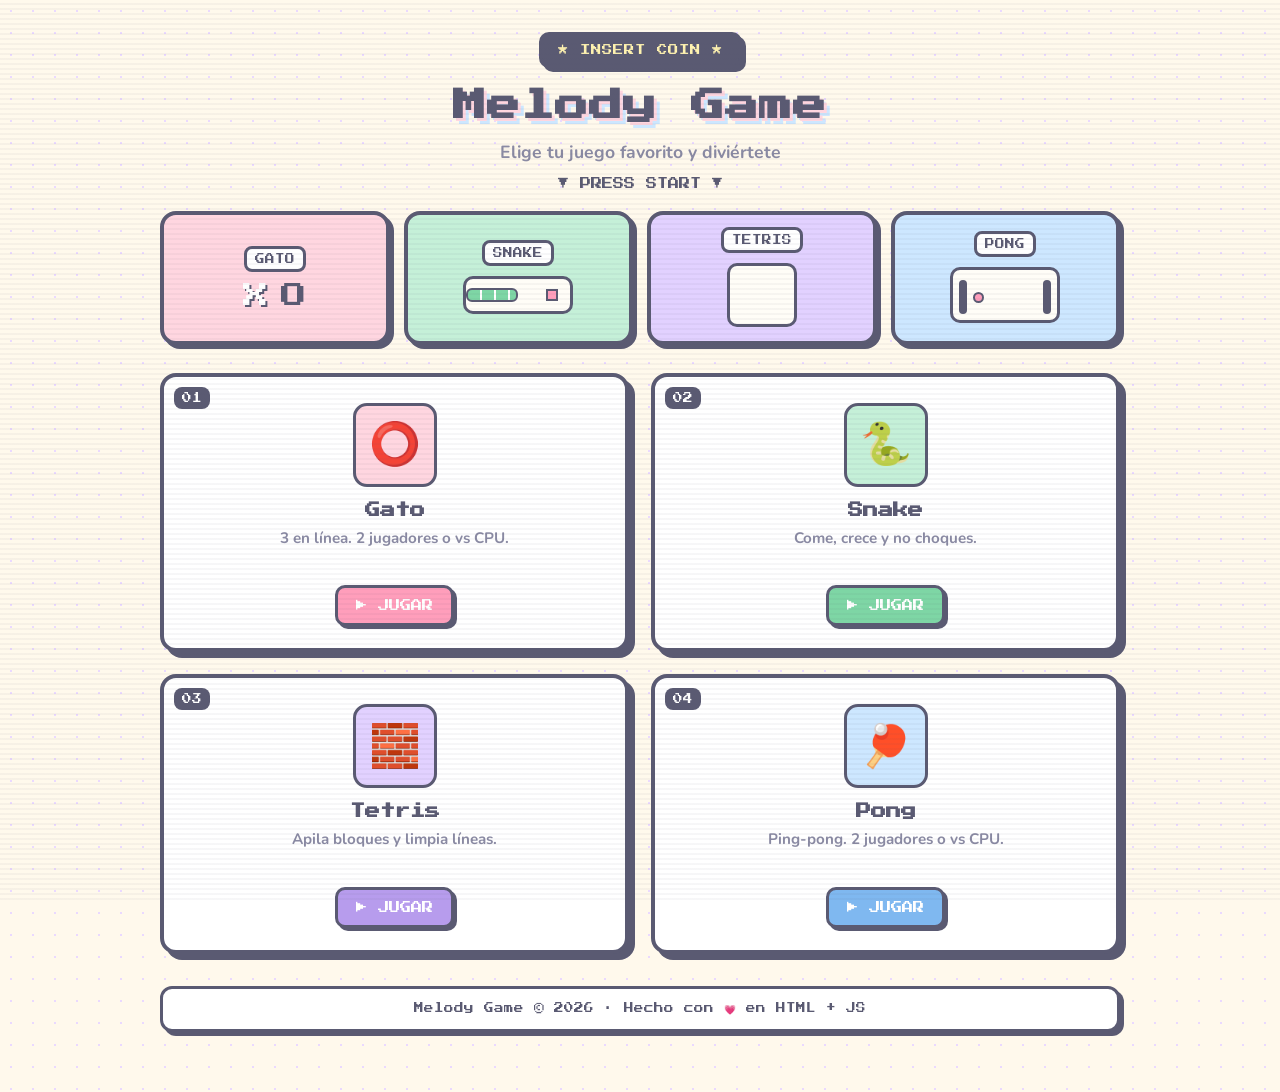
<file: index.html>
<!DOCTYPE html>
<html lang="es">
<head>
<meta charset="UTF-8">
<meta name="viewport" content="width=device-width, initial-scale=1.0">
<title>Melody Game</title>
<link rel="stylesheet" href="styles.css">
</head>
<body>
<div class="container">
  <header class="hero">
    <div class="pixel-badge">★ INSERT COIN ★</div>
    <h1>Melody Game</h1>
    <p class="subtitle">Elige tu juego favorito y diviértete</p>
    <p class="blink">▼ PRESS START ▼</p>
  </header>

  <section class="hero-anim" aria-label="Vista previa de juegos">
    <div class="mini rosa">
      <div class="mini-title">GATO</div>
      <div class="tictac"><span class="tx">X</span><span class="to">O</span></div>
    </div>
    <div class="mini menta">
      <div class="mini-title">SNAKE</div>
      <div class="snake-track"><div class="snake-body"></div><div class="apple"></div></div>
    </div>
    <div class="mini lila">
      <div class="mini-title">TETRIS</div>
      <div class="tetris-well"><div class="tetris-block"></div></div>
    </div>
    <div class="mini celeste">
      <div class="mini-title">PONG</div>
      <div class="pong-field"><div class="paddle left"></div><div class="pball"></div><div class="paddle right"></div></div>
    </div>
  </section>

  <main class="grid">
    <a class="card rosa" href="gato.html">
      <span class="level">01</span>
      <div class="emoji">⭕</div>
      <h2>Gato</h2>
      <p>3 en línea. 2 jugadores o vs CPU.</p>
      <span class="play">▶ JUGAR</span>
    </a>
    <a class="card menta" href="snake.html">
      <span class="level">02</span>
      <div class="emoji">🐍</div>
      <h2>Snake</h2>
      <p>Come, crece y no choques.</p>
      <span class="play">▶ JUGAR</span>
    </a>
    <a class="card lila" href="tetris.html">
      <span class="level">03</span>
      <div class="emoji">🧱</div>
      <h2>Tetris</h2>
      <p>Apila bloques y limpia líneas.</p>
      <span class="play">▶ JUGAR</span>
    </a>
    <a class="card celeste" href="pong.html">
      <span class="level">04</span>
      <div class="emoji">🏓</div>
      <h2>Pong</h2>
      <p>Ping-pong. 2 jugadores o vs CPU.</p>
      <span class="play">▶ JUGAR</span>
    </a>
  </main>

  <footer>Melody Game © 2026 · Hecho con 💗 en HTML + JS</footer>
</div>
</body>
</html>
</file>
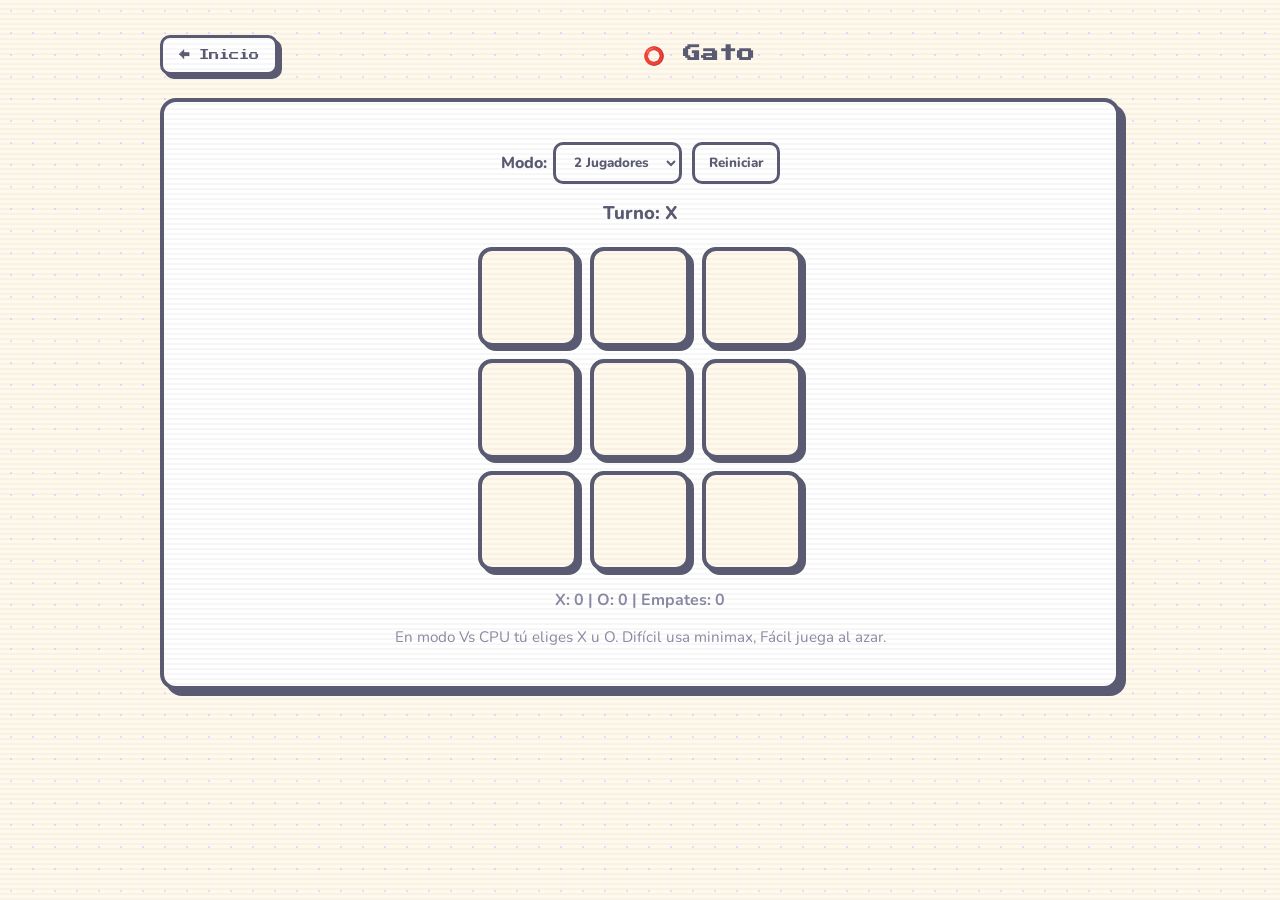
<file: gato.html>
<!DOCTYPE html>
<html lang="es">
<head>
<meta charset="UTF-8">
<meta name="viewport" content="width=device-width, initial-scale=1.0">
<title>Gato - Juegos Pastel</title>
<link rel="stylesheet" href="styles.css">
</head>
<body>
<div class="container">
  <div class="top-bar">
    <a class="btn secondary" href="index.html">← Inicio</a>
    <h1>⭕ Gato</h1>
    <span></span>
  </div>
  <div class="game-box">
    <div class="controls">
      <label>Modo:
        <select id="modo">
          <option value="2p">2 Jugadores</option>
          <option value="cpu">Vs CPU</option>
        </select>
      </label>
      <label id="labelDificultad" style="display:none">CPU:
        <select id="dificultad">
          <option value="facil">Fácil</option>
          <option value="dificil">Difícil</option>
        </select>
      </label>
      <label id="labelSimbolo" style="display:none">Juegas:
        <select id="simbolo">
          <option value="X">X</option>
          <option value="O">O</option>
        </select>
      </label>
      <button id="reiniciar">Reiniciar</button>
    </div>
    <div class="status" id="estado">Turno: X</div>
    <div id="tablero"></div>
    <p class="score" id="marcador">X: 0 | O: 0 | Empates: 0</p>
    <p class="hint">En modo Vs CPU tú eliges X u O. Difícil usa minimax, Fácil juega al azar.</p>
  </div>
</div>
<script src="gato.js"></script>
</body>
</html>
</file>
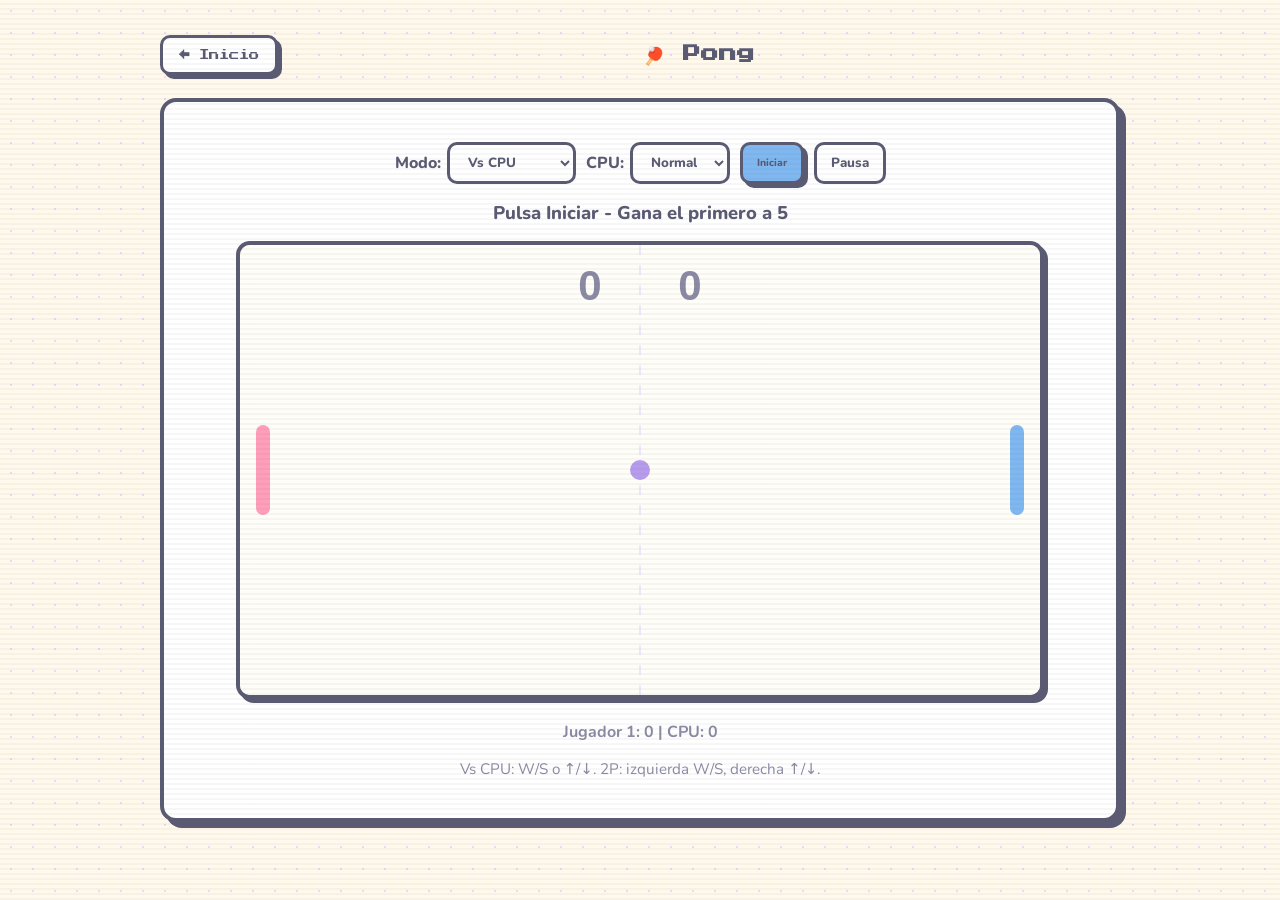
<file: pong.html>
<!DOCTYPE html>
<html lang="es">
<head>
<meta charset="UTF-8">
<meta name="viewport" content="width=device-width, initial-scale=1.0">
<title>Pong - Juegos Pastel</title>
<link rel="stylesheet" href="styles.css">
</head>
<body>
<div class="container">
  <div class="top-bar">
    <a class="btn secondary" href="index.html">← Inicio</a>
    <h1>🏓 Pong</h1>
    <span></span>
  </div>
  <div class="game-box">
    <div class="controls">
      <label>Modo:
        <select id="modo">
          <option value="cpu">Vs CPU</option>
          <option value="2p">2 Jugadores</option>
        </select>
      </label>
      <label id="labelDif">CPU:
        <select id="dificultad">
          <option value="facil">Fácil</option>
          <option value="normal" selected>Normal</option>
          <option value="dificil">Difícil</option>
        </select>
      </label>
      <button id="iniciar" class="btn celeste">Iniciar</button>
      <button id="pausa">Pausa</button>
    </div>
    <div class="status" id="estado">Pulsa Iniciar - Gana el primero a 5</div>
    <canvas id="juego" class="game" width="800" height="450"></canvas>
    <p class="score" id="puntos">Jugador 1: 0 | Jugador 2 / CPU: 0</p>
    <p class="hint">Vs CPU: W/S o ↑/↓. 2P: izquierda W/S, derecha ↑/↓.</p>
  </div>
</div>
<script src="pong.js"></script>
</body>
</html>
</file>
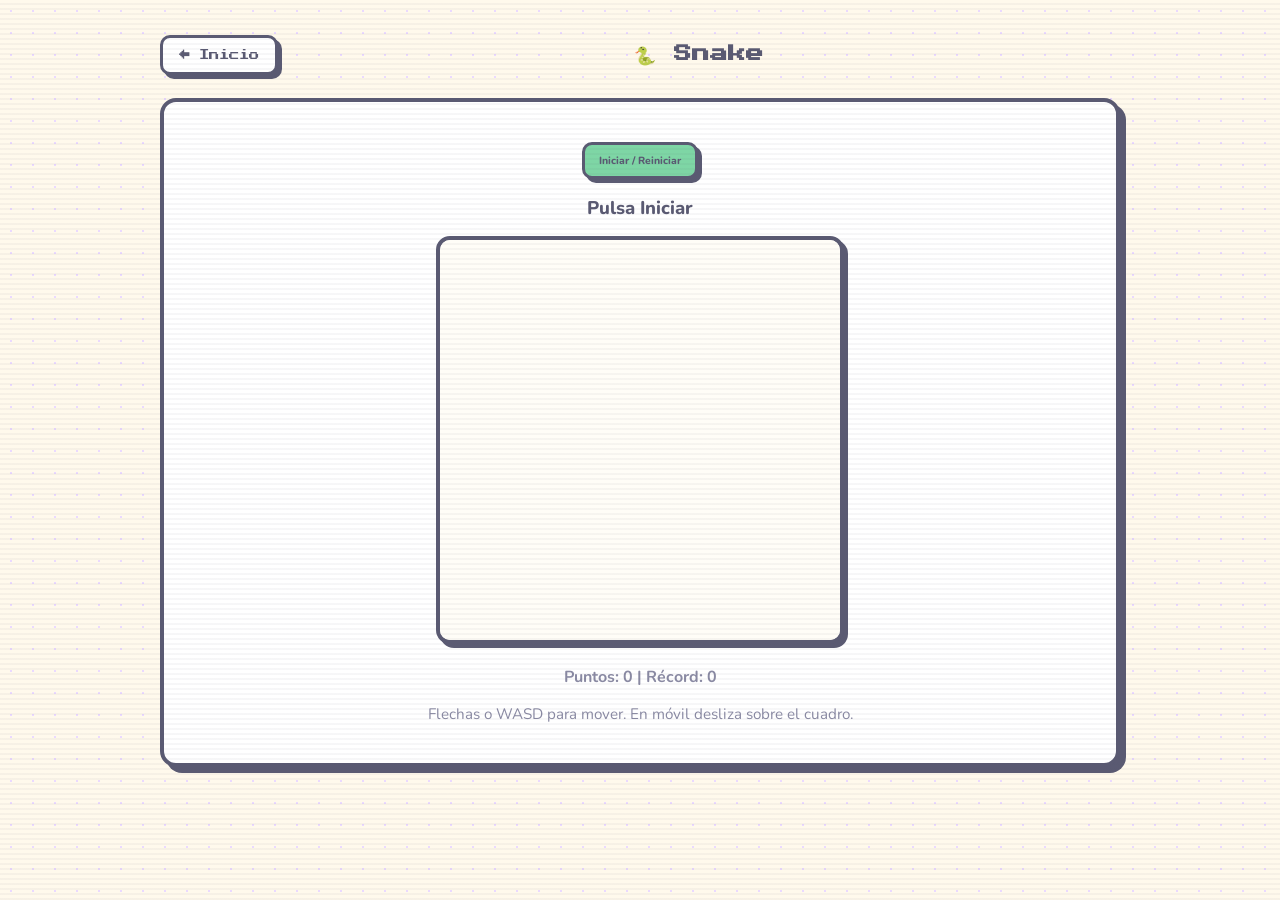
<file: snake.html>
<!DOCTYPE html>
<html lang="es">
<head>
<meta charset="UTF-8">
<meta name="viewport" content="width=device-width, initial-scale=1.0">
<title>Snake - Juegos Pastel</title>
<link rel="stylesheet" href="styles.css">
</head>
<body>
<div class="container">
  <div class="top-bar">
    <a class="btn secondary" href="index.html">← Inicio</a>
    <h1>🐍 Snake</h1>
    <span></span>
  </div>
  <div class="game-box">
    <div class="controls">
      <button id="iniciar" class="btn menta">Iniciar / Reiniciar</button>
    </div>
    <div class="status" id="estado">Pulsa Iniciar</div>
    <canvas id="juego" class="game" width="400" height="400"></canvas>
    <p class="score" id="puntos">Puntos: 0 | Récord: 0</p>
    <p class="hint">Flechas o WASD para mover. En móvil desliza sobre el cuadro.</p>
  </div>
</div>
<script src="snake.js"></script>
</body>
</html>
</file>
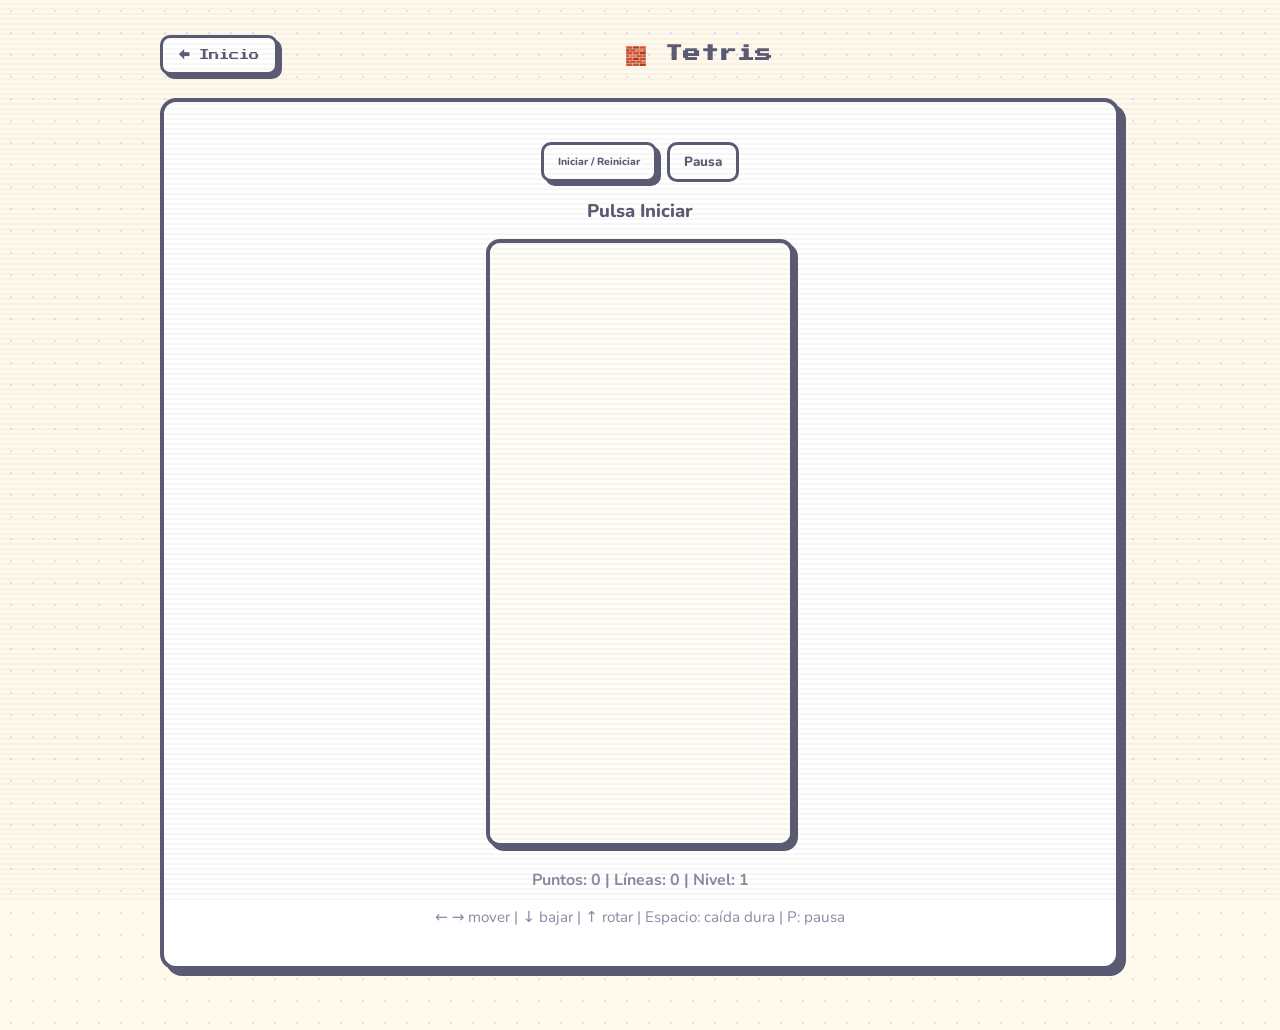
<file: tetris.html>
<!DOCTYPE html>
<html lang="es">
<head>
<meta charset="UTF-8">
<meta name="viewport" content="width=device-width, initial-scale=1.0">
<title>Tetris - Juegos Pastel</title>
<link rel="stylesheet" href="styles.css">
</head>
<body>
<div class="container">
  <div class="top-bar">
    <a class="btn secondary" href="index.html">← Inicio</a>
    <h1>🧱 Tetris</h1>
    <span></span>
  </div>
  <div class="game-box">
    <div class="controls">
      <button id="iniciar" class="btn">Iniciar / Reiniciar</button>
      <button id="pausa">Pausa</button>
    </div>
    <div class="status" id="estado">Pulsa Iniciar</div>
    <canvas id="juego" class="game" width="300" height="600"></canvas>
    <p class="score" id="puntos">Puntos: 0 | Líneas: 0 | Nivel: 1</p>
    <p class="hint">← → mover | ↓ bajar | ↑ rotar | Espacio: caída dura | P: pausa</p>
  </div>
</div>
<script src="tetris.js"></script>
</body>
</html>
</file>
<file: styles.css>
@import url('https://fonts.googleapis.com/css2?family=Nunito:wght@400;700;800&family=Press+Start+2P&display=swap');

:root {
  --rosa: #FFD6E0;
  --rosa-fuerte: #FF9EBB;
  --lila: #E2D1FF;
  --lila-fuerte: #B79CED;
  --menta: #C5F0D8;
  --menta-fuerte: #7ED6A5;
  --celeste: #CDE7FF;
  --celeste-fuerte: #7FB8F0;
  --crema: #FFF9EC;
  --melocoton: #FFE5CC;
  --amarillo: #FFF3B0;
  --texto: #5A5A72;
  --texto-suave: #8A8AA3;
  --blanco: #FFFFFF;
  --borde: #5A5A72;
  --sombra: 0 8px 24px rgba(180,160,200,0.25);
  --sombra-dura: 6px 6px 0 var(--borde);
  --sombra-dura-sm: 4px 4px 0 var(--borde);
}

* { box-sizing: border-box; }

body {
  margin: 0;
  font-family: 'Nunito', system-ui, sans-serif;
  background: var(--crema);
  background-image: radial-gradient(#EAD9FF 1.5px, transparent 1.5px);
  background-size: 22px 22px;
  color: var(--texto);
  min-height: 100vh;
}

body::after {
  content: '';
  position: fixed;
  inset: 0;
  pointer-events: none;
  background: repeating-linear-gradient(0deg, rgba(90,90,114,0.05) 0 2px, transparent 2px 5px);
}

.container {
  max-width: 1000px;
  margin: 0 auto;
  padding: 32px 20px 60px;
}

header.hero { text-align: center; margin-bottom: 22px; }

.pixel-badge {
  display: inline-block;
  font-family: 'Press Start 2P', monospace;
  font-size: .65rem;
  background: var(--texto);
  color: var(--amarillo);
  padding: 10px 16px;
  border-radius: 10px;
  border: 3px solid var(--borde);
  box-shadow: var(--sombra-dura-sm);
  margin-bottom: 16px;
  letter-spacing: 1px;
}

header.hero h1 {
  font-family: 'Press Start 2P', monospace;
  font-size: 2.1rem;
  margin: 0 0 12px;
  line-height: 1.3;
  color: var(--texto);
  text-shadow: 3px 3px 0 var(--rosa), 6px 6px 0 var(--celeste);
}

header.hero .subtitle { color: var(--texto-suave); font-size: 1.1rem; margin: 0; font-weight: 700; }

.blink {
  font-family: 'Press Start 2P', monospace;
  font-size: .7rem;
  margin: 14px 0 0;
  animation: blink 1.1s steps(2) infinite;
}
@keyframes blink { 50% { opacity: 0; } }

/* Hero animado */
.hero-anim {
  display: grid;
  grid-template-columns: repeat(4, 1fr);
  gap: 14px;
  margin: 22px 0 28px;
}

.mini {
  background: var(--blanco);
  border: 4px solid var(--borde);
  border-radius: 16px;
  box-shadow: var(--sombra-dura-sm);
  padding: 12px 8px 14px;
  text-align: center;
  min-height: 132px;
  display: flex;
  flex-direction: column;
  gap: 10px;
  align-items: center;
  justify-content: center;
}
.mini.rosa { background: var(--rosa); }
.mini.menta { background: var(--menta); }
.mini.lila { background: var(--lila); }
.mini.celeste { background: var(--celeste); }

.mini-title {
  font-family: 'Press Start 2P', monospace;
  font-size: .6rem;
  background: #fff;
  border: 3px solid var(--borde);
  border-radius: 8px;
  padding: 5px 8px;
}

.tictac { display: flex; gap: 12px; font-family: 'Press Start 2P', monospace; font-size: 1.6rem; }
.tictac .tx { color: #fff; text-shadow: 2px 2px 0 var(--borde); animation: pop 1s steps(2) infinite; }
.tictac .to { color: var(--borde); animation: pop 1s steps(2) infinite reverse; }
@keyframes pop { 50% { transform: scale(1.25); } }

.snake-track {
  position: relative;
  width: 110px; height: 38px;
  background: #FFFDF7;
  border: 3px solid var(--borde);
  border-radius: 10px;
  overflow: hidden;
}
.snake-body {
  position: absolute; top: 9px; left: 0;
  width: 52px; height: 14px;
  background: repeating-linear-gradient(90deg, var(--menta-fuerte) 0 12px, #fff 12px 14px);
  border: 2px solid var(--borde);
  border-radius: 6px;
  animation: snakeMove 1.6s linear infinite;
}
.apple {
  position: absolute; top: 10px; right: 12px;
  width: 12px; height: 12px;
  background: var(--rosa-fuerte);
  border: 2px solid var(--borde);
  animation: blink 0.8s steps(2) infinite;
}
@keyframes snakeMove { from { left: -60px; } to { left: 110px; } }

.tetris-well {
  position: relative;
  width: 70px; height: 64px;
  background: #FFFDF7;
  border: 3px solid var(--borde);
  border-radius: 10px;
  overflow: hidden;
}
.tetris-block {
  position: absolute; top: -30px; left: 15px;
  width: 40px; height: 28px;
  background: var(--lila-fuerte);
  border: 3px solid var(--borde);
  clip-path: polygon(33% 0, 66% 0, 66% 35%, 100% 35%, 100% 100%, 0 100%, 0 35%, 33% 35%);
  animation: fall 1.5s steps(8) infinite;
}
@keyframes fall { to { top: 40px; } }

.pong-field {
  position: relative;
  width: 110px; height: 56px;
  background: #FFFDF7;
  border: 3px solid var(--borde);
  border-radius: 10px;
  overflow: hidden;
}
.paddle { position: absolute; top: 10px; width: 8px; height: 34px; background: var(--texto); border-radius: 4px; }
.paddle.left { left: 6px; animation: padL 1.2s ease-in-out infinite alternate; }
.paddle.right { right: 6px; animation: padL 1.2s ease-in-out infinite alternate-reverse; }
.pball {
  position: absolute; top: 22px; left: 20px;
  width: 11px; height: 11px;
  background: var(--rosa-fuerte);
  border: 2px solid var(--borde);
  border-radius: 50%;
  animation: ballX 1.2s linear infinite alternate;
}
@keyframes padL { from { top: 6px; } to { top: 16px; } }
@keyframes ballX { from { left: 16px; top: 8px; } to { left: 82px; top: 36px; } }

/* Grid 2x2 */
.grid {
  display: grid;
  grid-template-columns: 1fr 1fr;
  gap: 22px;
  margin-top: 10px;
}

.card {
  position: relative;
  background: var(--blanco);
  border-radius: 16px;
  padding: 26px 20px 22px;
  text-align: center;
  text-decoration: none;
  color: inherit;
  border: 4px solid var(--borde);
  box-shadow: var(--sombra-dura);
  transition: transform .12s ease;
  display: flex;
  flex-direction: column;
  align-items: center;
  gap: 10px;
  image-rendering: pixelated;
}

.card:hover { transform: translate(-2px,-2px); box-shadow: 8px 8px 0 var(--borde); }
.card:active { transform: translate(4px,4px); box-shadow: 2px 2px 0 var(--borde); }

.card .level {
  position: absolute; top: 10px; left: 10px;
  font-family: 'Press Start 2P', monospace;
  font-size: .6rem;
  background: var(--texto);
  color: #fff;
  padding: 6px 8px;
  border-radius: 8px;
}

.card .emoji {
  font-size: 2.6rem;
  width: 84px; height: 84px;
  display: flex; align-items: center; justify-content: center;
  border-radius: 14px;
  border: 3px solid var(--borde);
}

.card h2 { margin: 6px 0 0; font-size: 1.35rem; font-family: 'Press Start 2P', monospace; font-size: .95rem; }
.card p { margin: 0; color: var(--texto-suave); font-size: .95rem; min-height: 2.6em; font-weight: 700; }
.card .play {
  margin-top: 8px;
  font-family: 'Press Start 2P', monospace;
  font-size: .7rem;
  padding: 12px 18px;
  border-radius: 10px;
  color: #fff;
  border: 3px solid var(--borde);
  box-shadow: 3px 3px 0 var(--borde);
}

.card.rosa .emoji { background: var(--rosa); }
.card.rosa .play { background: var(--rosa-fuerte); }
.card.lila .emoji { background: var(--lila); }
.card.lila .play { background: var(--lila-fuerte); }
.card.menta .emoji { background: var(--menta); }
.card.menta .play { background: var(--menta-fuerte); }
.card.celeste .emoji { background: var(--celeste); }
.card.celeste .play { background: var(--celeste-fuerte); }

footer {
  text-align: center;
  margin-top: 32px;
  color: var(--texto);
  font-family: 'Press Start 2P', monospace;
  font-size: .6rem;
  background: #fff;
  border: 3px solid var(--borde);
  border-radius: 12px;
  padding: 14px;
  box-shadow: var(--sombra-dura-sm);
}

/* Páginas de juego - mismo retro pastel */
.top-bar {
  display: flex; align-items: center; justify-content: space-between;
  gap: 12px; margin-bottom: 20px; flex-wrap: wrap;
}
.top-bar h1 { font-family: 'Press Start 2P', monospace; font-size: 1.1rem; }

.btn {
  display: inline-block; text-decoration: none; border: 3px solid var(--borde);
  cursor: pointer; font-family: 'Press Start 2P', monospace; font-size: .65rem;
  padding: 12px 16px; border-radius: 10px;
  background: var(--lila-fuerte); color: white;
  box-shadow: var(--sombra-dura-sm);
}
.btn:active { transform: translate(3px,3px); box-shadow: 1px 1px 0 var(--borde); }
.btn.secondary { background: #fff; color: var(--texto); }
.btn.rosa { background: var(--rosa-fuerte); }
.btn.menta { background: var(--menta-fuerte); }
.btn.celeste { background: var(--celeste-fuerte); }

.game-box {
  background: var(--blanco);
  border: 4px solid var(--borde);
  border-radius: 16px;
  box-shadow: var(--sombra-dura);
  padding: 24px;
  text-align: center;
}

.controls { display: flex; gap: 10px; justify-content: center; flex-wrap: wrap; margin: 16px 0; }
.controls label { font-weight: 800; display: flex; align-items: center; gap: 6px; }
select, .controls button {
  font-family: inherit; font-weight: 800;
  padding: 8px 14px; border-radius: 10px;
  border: 3px solid var(--borde); background: #fff; color: var(--texto); cursor: pointer;
}

.status { font-weight: 800; font-size: 1.15rem; margin: 12px 0; min-height: 1.6em; }
.score { font-weight: 700; color: var(--texto-suave); }

#tablero {
  display: grid;
  grid-template-columns: repeat(3, 100px);
  grid-template-rows: repeat(3, 100px);
  gap: 12px; justify-content: center; margin: 18px auto;
}
.celda {
  background: var(--crema);
  border: 4px solid var(--borde);
  border-radius: 14px;
  box-shadow: var(--sombra-dura-sm);
  font-size: 2.6rem; font-weight: 800; cursor: pointer;
  display: flex; align-items: center; justify-content: center;
  font-family: 'Press Start 2P', monospace; font-size: 1.8rem;
}
.celda:hover { background: var(--amarillo); }
.celda.x { color: var(--rosa-fuerte); }
.celda.o { color: var(--celeste-fuerte); }

canvas.game {
  background: #FFFDF7;
  border: 4px solid var(--borde);
  border-radius: 14px;
  box-shadow: var(--sombra-dura-sm);
  max-width: 100%; height: auto;
  touch-action: none;
}

.hint { color: var(--texto-suave); font-size: .95rem; }

@media (max-width: 640px) {
  .grid { grid-template-columns: 1fr; }
  .hero-anim { grid-template-columns: 1fr 1fr; }
  header.hero h1 { font-size: 1.4rem; }
  #tablero { grid-template-columns: repeat(3, 86px); grid-template-rows: repeat(3, 86px); }
}
</file>
